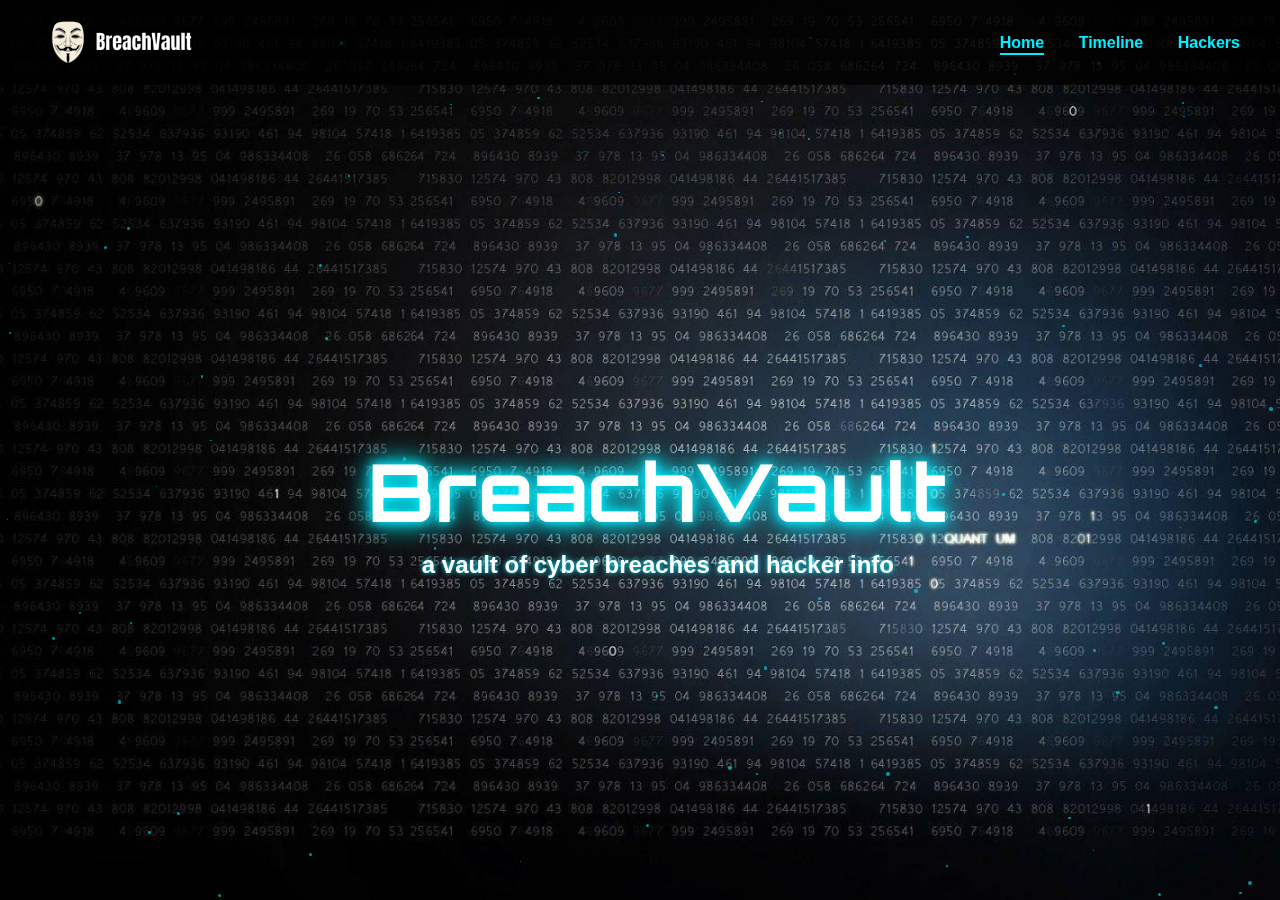
<file: index.html>
<!DOCTYPE html>
<html lang="en">
<head>
  <meta charset="UTF-8">
  <meta name="viewport" content="width=device-width, initial-scale=1.0">
  <title>BreachVault | Home</title>
  <link href="https://fonts.googleapis.com/css2?family=Orbitron:wght@500;700&family=Rajdhani:wght@400;600&display=swap" rel="stylesheet">
  <link rel="stylesheet" href="style.css">
</head>
<body>
  <header>
    <img src="logo.png" alt="BreachVault Logo">
    <nav>
      <a href="index.html" class="active">Home</a>
      <a href="timeline.html">Timeline</a>
      <a href="hackers.html">Hackers</a>
    </nav>
  </header>
  <div class="particles"></div>
  <main>
    <h1>BreachVault</h1>
    <h2>a vault of cyber breaches and hacker info</h2>
  </main>
  <script>
 
    const particlesContainer = document.querySelector('.particles');
    for(let i = 0; i < 80; i++){
      const p = document.createElement('div');
      p.classList.add('particle');
      p.style.left = Math.random() * 100 + 'vw';
      p.style.top = Math.random() * 100 + 'vh';
      p.style.animationDuration = 5 + Math.random() * 10 + 's';
      p.style.width = 1 + Math.random() * 3 + 'px';
      p.style.height = p.style.width;
      particlesContainer.appendChild(p);
    }
  </script>
</body>
</html>
</file>
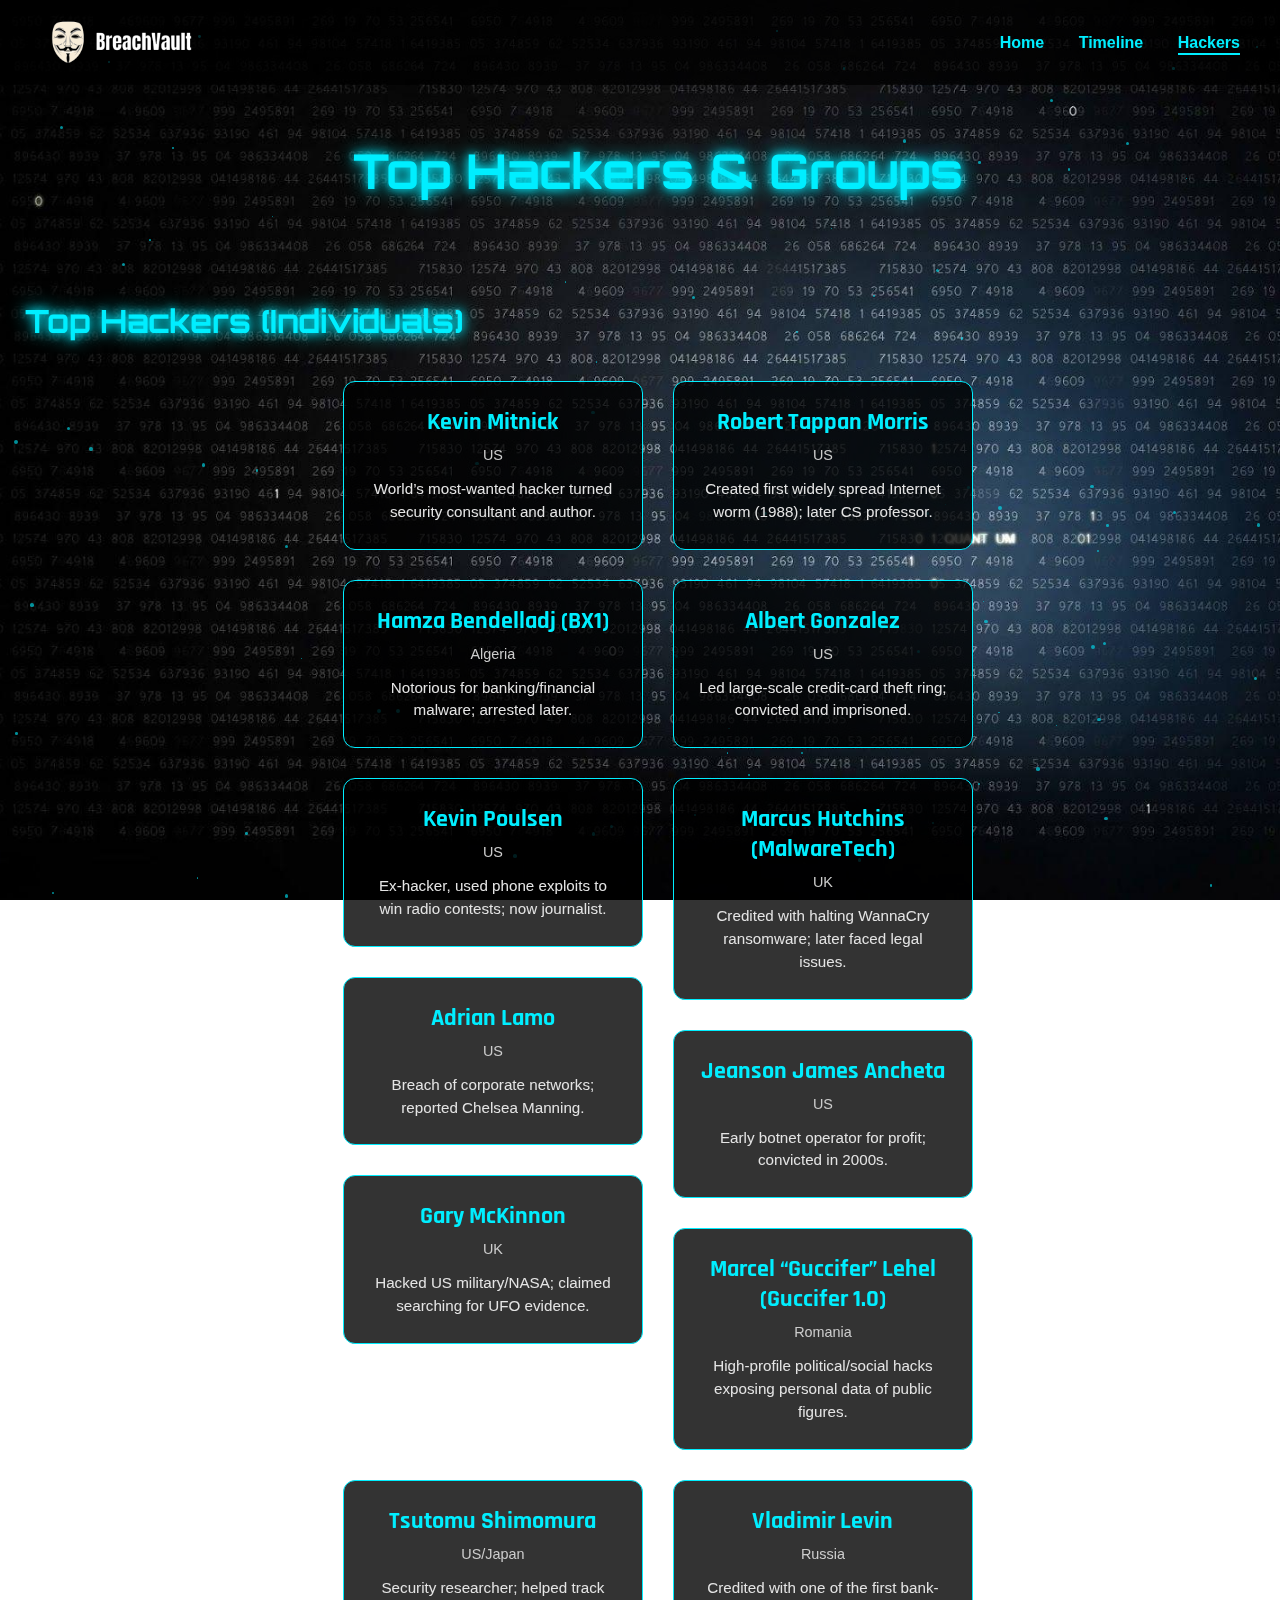
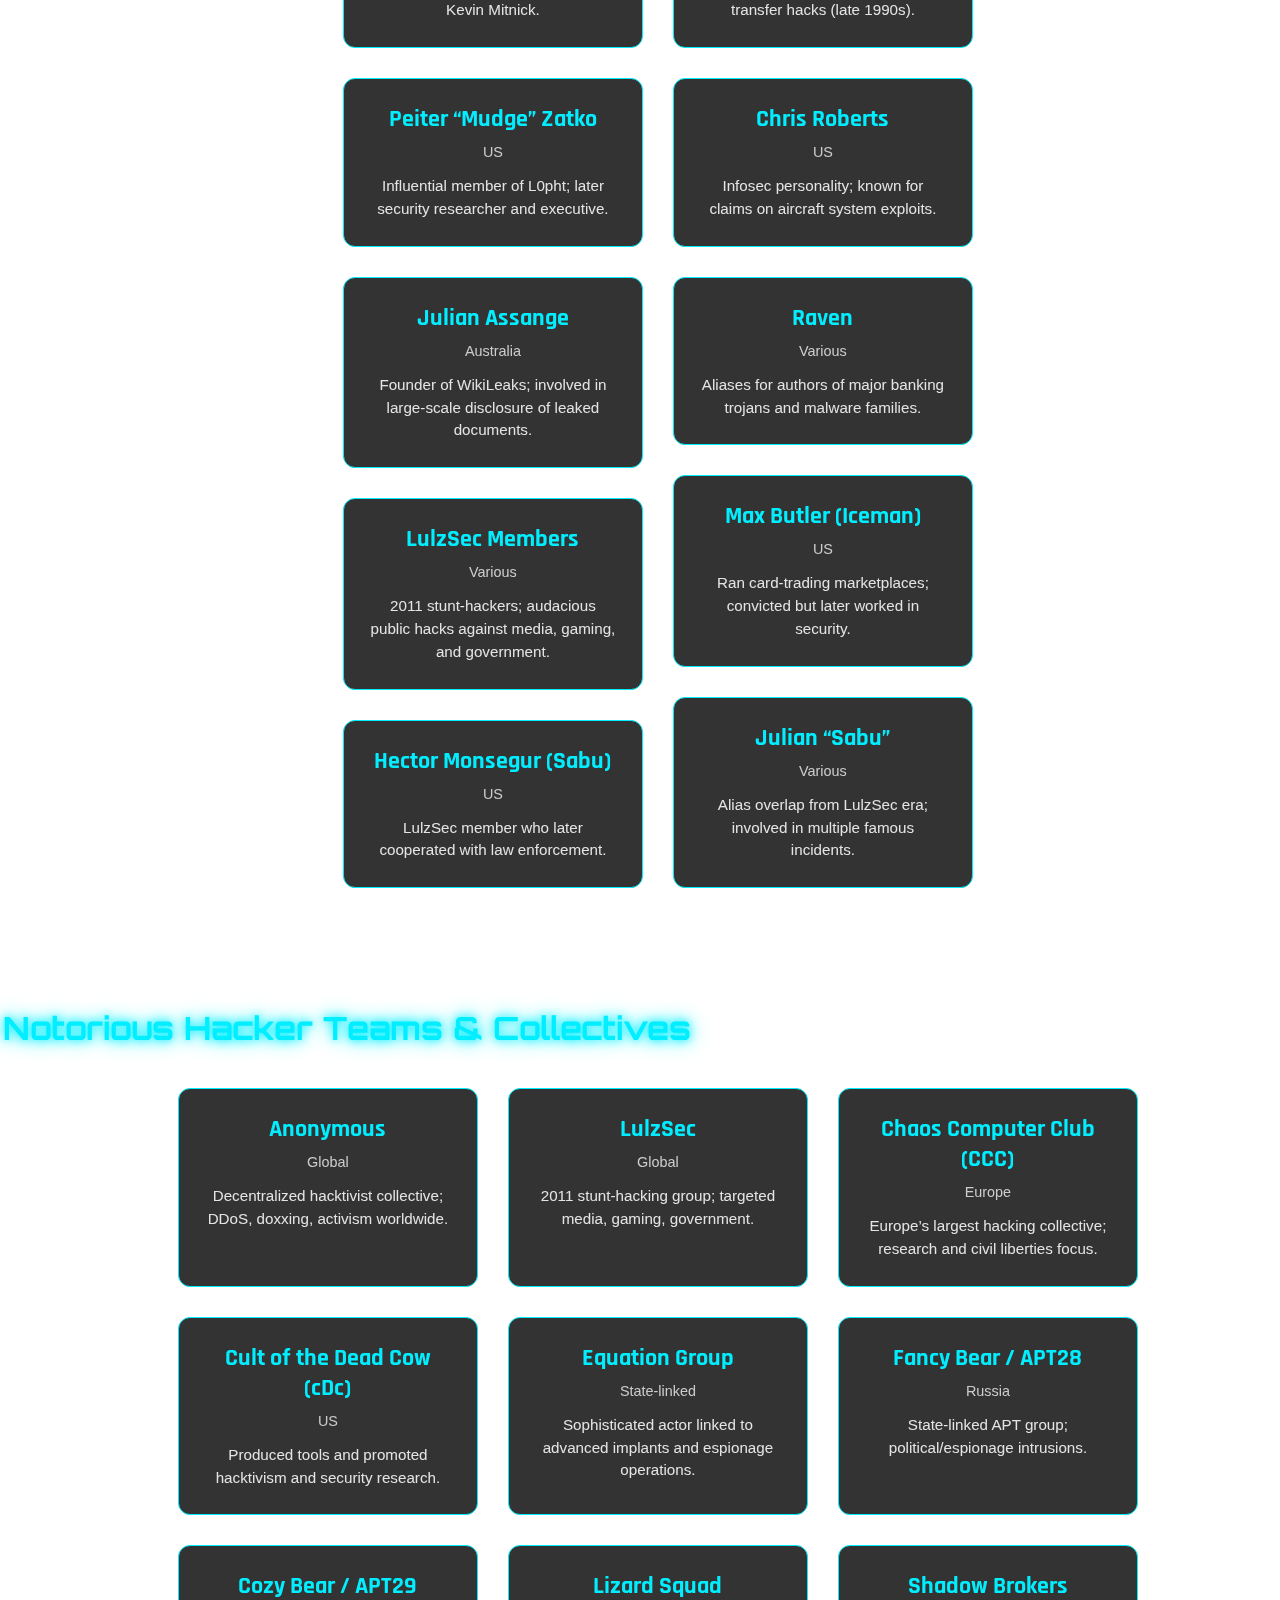
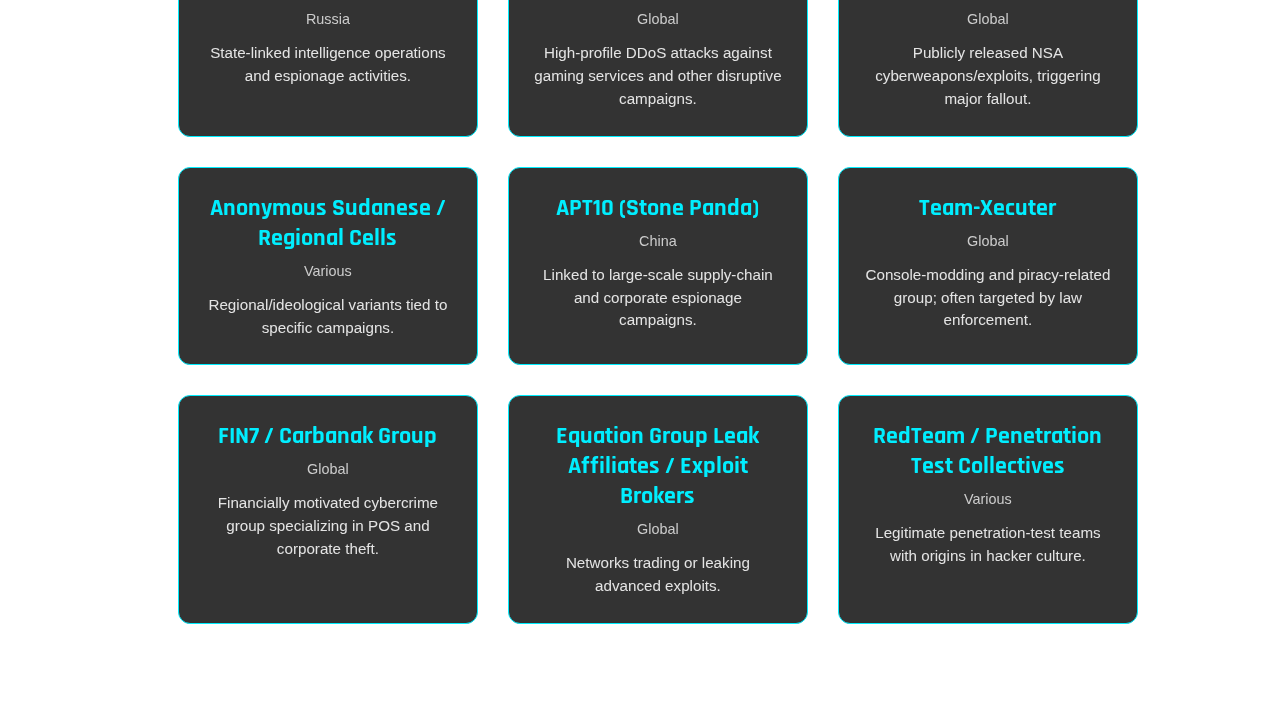
<file: hackers.html>
<!DOCTYPE html>
<html lang="en">
<head>
  <meta charset="UTF-8">
  <meta name="viewport" content="width=device-width, initial-scale=1.0">
  <title>BreachVault | Hackers</title>
  <link href="https://fonts.googleapis.com/css2?family=Orbitron:wght@500;700&family=Rajdhani:wght@400;600&display=swap" rel="stylesheet">
  <link rel="stylesheet" href="style.css">
  
</head>
<body>
  <header>
    <img src="logo.png" alt="BreachVault Logo">
    <nav>
      <a href="index.html">Home</a>
      <a href="timeline.html">Timeline</a>
      <a href="hackers.html" class="active">Hackers</a>
    </nav>
  </header>
  <div class="particles"></div>
  <main>
    <h1 class="page-title">Top Hackers & Groups</h1>

   <section>
  <h2>Top Hackers (Individuals)</h2>
  <div class="grid">
    <div class="right">
        
        <div class="right-right">
            <div class="card"><h3>Kevin Mitnick</h3><span>US</span><p>World’s most-wanted hacker turned security consultant and author.</p></div>
    <div class="card"><h3>Hamza Bendelladj (BX1)</h3><span>Algeria</span><p>Notorious for banking/financial malware; arrested later.</p></div>
    <div class="card"><h3>Kevin Poulsen</h3><span>US</span><p>Ex-hacker, used phone exploits to win radio contests; now journalist.</p></div>
    <div class="card"><h3>Adrian Lamo</h3><span>US</span><p>Breach of corporate networks; reported Chelsea Manning.</p></div>
    <div class="card"><h3>Gary McKinnon</h3><span>UK</span><p>Hacked US military/NASA; claimed searching for UFO evidence.</p></div>
        </div>


    <div class="right-left">
        
        
        <div class="card"><h3>Robert Tappan Morris</h3><span>US</span><p>Created first widely spread Internet worm (1988); later CS professor.</p></div>
    <div class="card"><h3>Albert Gonzalez</h3><span>US</span><p>Led large-scale credit-card theft ring; convicted and imprisoned.</p></div>
    <div class="card"><h3>Marcus Hutchins (MalwareTech)</h3><span>UK</span><p>Credited with halting WannaCry ransomware; later faced legal issues.</p></div>
    <div class="card"><h3>Jeanson James Ancheta</h3><span>US</span><p>Early botnet operator for profit; convicted in 2000s.</p></div>
    <div class="card"><h3>Marcel “Guccifer” Lehel (Guccifer 1.0)</h3><span>Romania</span><p>High-profile political/social hacks exposing personal data of public figures.</p></div></div>
</div>
    <div class="left">
        
        <div class="left-right">
            <div class="card"><h3>Tsutomu Shimomura</h3><span>US/Japan</span><p>Security researcher; helped track Kevin Mitnick.</p></div>
    <div class="card"><h3>Peiter “Mudge” Zatko</h3><span>US</span><p>Influential member of L0pht; later security researcher and executive.</p></div>
    <div class="card"><h3>Julian Assange</h3><span>Australia</span><p>Founder of WikiLeaks; involved in large-scale disclosure of leaked documents.</p></div>
    <div class="card"><h3>LulzSec Members</h3><span>Various</span><p>2011 stunt-hackers; audacious public hacks against media, gaming, and government.</p></div>
    <div class="card"><h3>Hector Monsegur (Sabu)</h3><span>US</span><p>LulzSec member who later cooperated with law enforcement.</p></div>
        </div>
    

        <div class="left-left">
            <div class="card"><h3>Vladimir Levin</h3><span>Russia</span><p>Credited with one of the first bank-transfer hacks (late 1990s).</p></div>
    <div class="card"><h3>Chris Roberts</h3><span>US</span><p>Infosec personality; known for claims on aircraft system exploits.</p></div>
    <div class="card"><h3>Raven</h3><span>Various</span><p>Aliases for authors of major banking trojans and malware families.</p></div>
    <div class="card"><h3>Max Butler (Iceman)</h3><span>US</span><p>Ran card-trading marketplaces; convicted but later worked in security.</p></div>
    <div class="card"><h3>Julian “Sabu”</h3><span>Various</span><p>Alias overlap from LulzSec era; involved in multiple famous incidents.</p></div>
        </div>

    </div>
  </div>
</section>

<section>
  <h2 class="sh2">Notorious Hacker Teams & Collectives</h2>
  <div class="grid">
    <div class="card"><h3>Anonymous</h3><span>Global</span><p>Decentralized hacktivist collective; DDoS, doxxing, activism worldwide.</p></div>
    <div class="card"><h3>LulzSec</h3><span>Global</span><p>2011 stunt-hacking group; targeted media, gaming, government.</p></div>
    <div class="card"><h3>Chaos Computer Club (CCC)</h3><span>Europe</span><p>Europe’s largest hacking collective; research and civil liberties focus.</p></div>
    <div class="card"><h3>Cult of the Dead Cow (cDc)</h3><span>US</span><p>Produced tools and promoted hacktivism and security research.</p></div>
    <div class="card"><h3>Equation Group</h3><span>State-linked</span><p>Sophisticated actor linked to advanced implants and espionage operations.</p></div>
    <div class="card"><h3>Fancy Bear / APT28</h3><span>Russia</span><p>State-linked APT group; political/espionage intrusions.</p></div>
    <div class="card"><h3>Cozy Bear / APT29</h3><span>Russia</span><p>State-linked intelligence operations and espionage activities.</p></div>
    <div class="card"><h3>Lizard Squad</h3><span>Global</span><p>High-profile DDoS attacks against gaming services and other disruptive campaigns.</p></div>
    <div class="card"><h3>Shadow Brokers</h3><span>Global</span><p>Publicly released NSA cyberweapons/exploits, triggering major fallout.</p></div>
    <div class="card"><h3>Anonymous Sudanese / Regional Cells</h3><span>Various</span><p>Regional/ideological variants tied to specific campaigns.</p></div>
    <div class="card"><h3>APT10 (Stone Panda)</h3><span>China</span><p>Linked to large-scale supply-chain and corporate espionage campaigns.</p></div>
    <div class="card"><h3>Team-Xecuter</h3><span>Global</span><p>Console-modding and piracy-related group; often targeted by law enforcement.</p></div>
    <div class="card"><h3>FIN7 / Carbanak Group</h3><span>Global</span><p>Financially motivated cybercrime group specializing in POS and corporate theft.</p></div>
    <div class="card"><h3>Equation Group Leak Affiliates / Exploit Brokers</h3><span>Global</span><p>Networks trading or leaking advanced exploits.</p></div>
    <div class="card"><h3>RedTeam / Penetration Test Collectives</h3><span>Various</span><p>Legitimate penetration-test teams with origins in hacker culture.</p></div>
  </div>
</section>

  </main>

  <script>
    const particlesContainer = document.querySelector('.particles');
    for(let i=0;i<80;i++){
      const p=document.createElement('div');
      p.classList.add('particle');
      p.style.left=Math.random()*100+'vw';
      p.style.top=Math.random()*100+'vh';
      p.style.animationDuration=5+Math.random()*10+'s';
      p.style.width=1+Math.random()*3+'px';
      p.style.height=p.style.width;
      particlesContainer.appendChild(p);
    }
  </script>
</body>
</html>
</file>
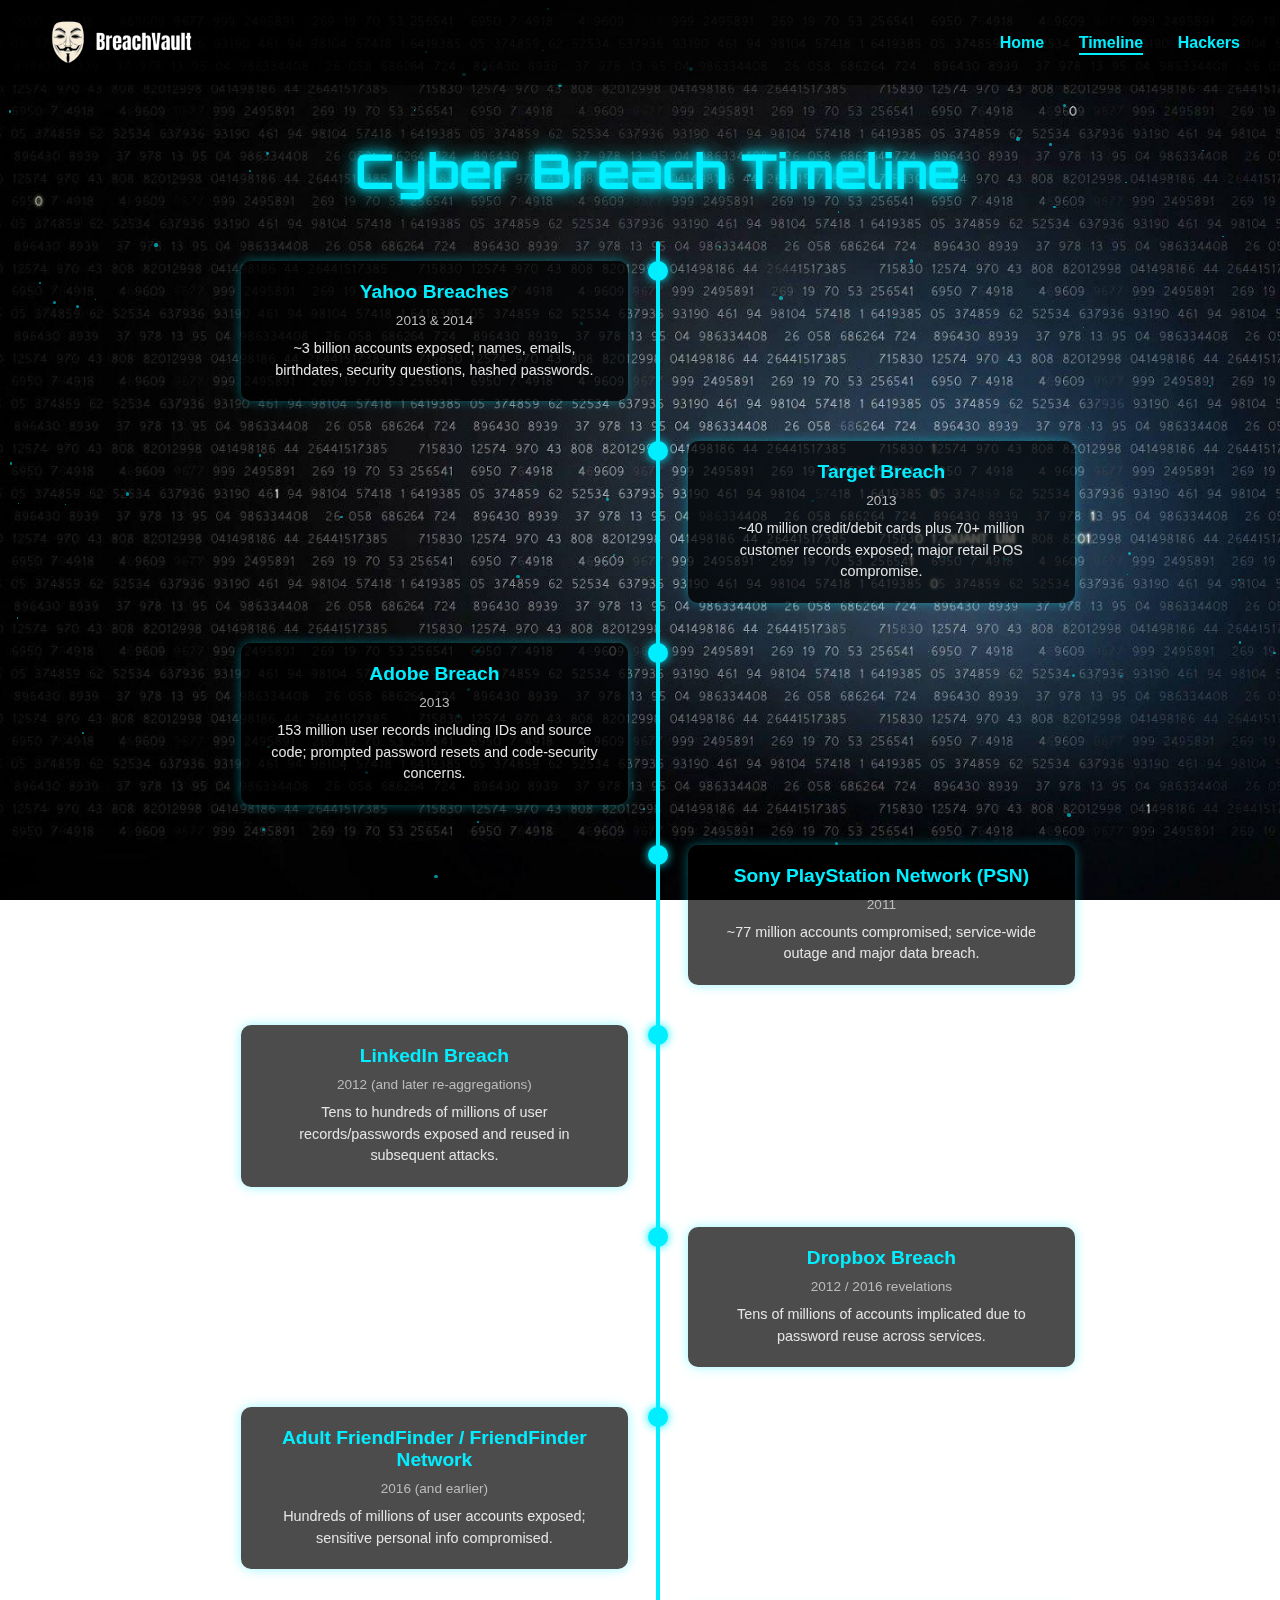
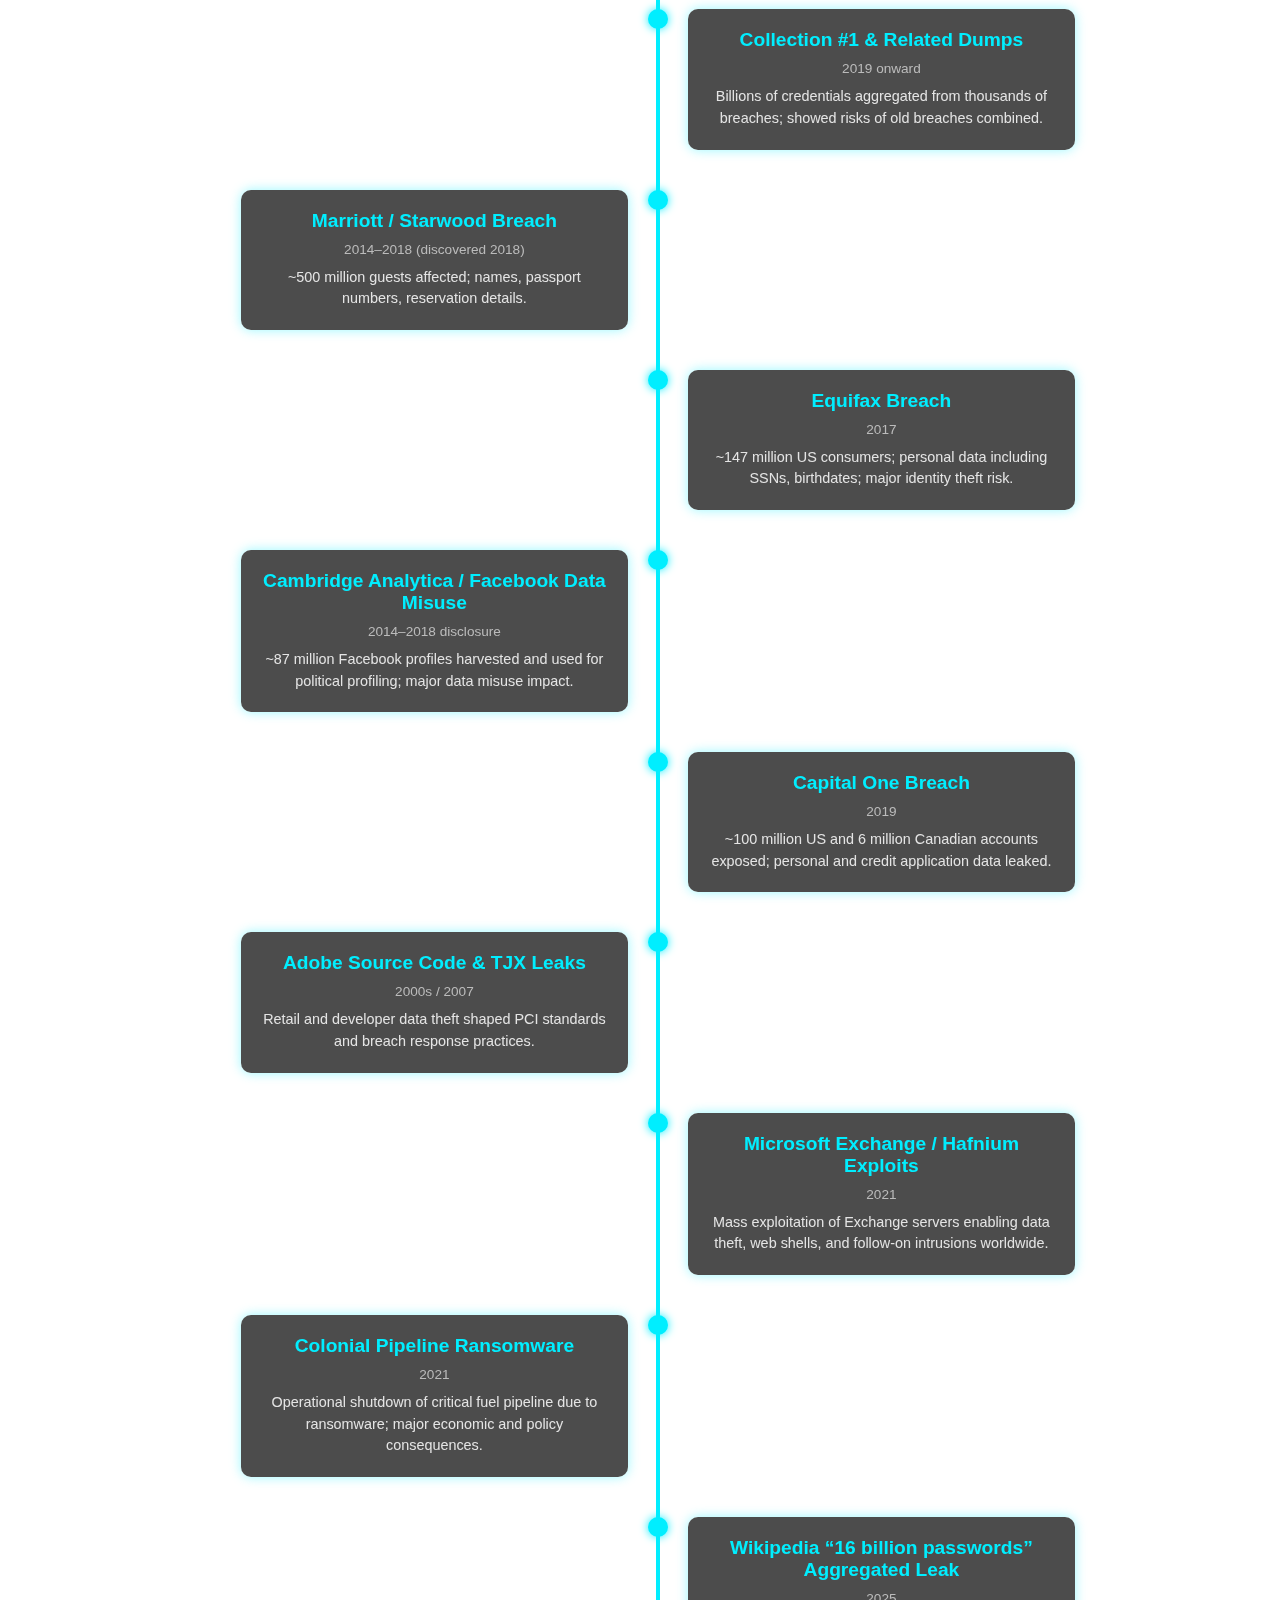
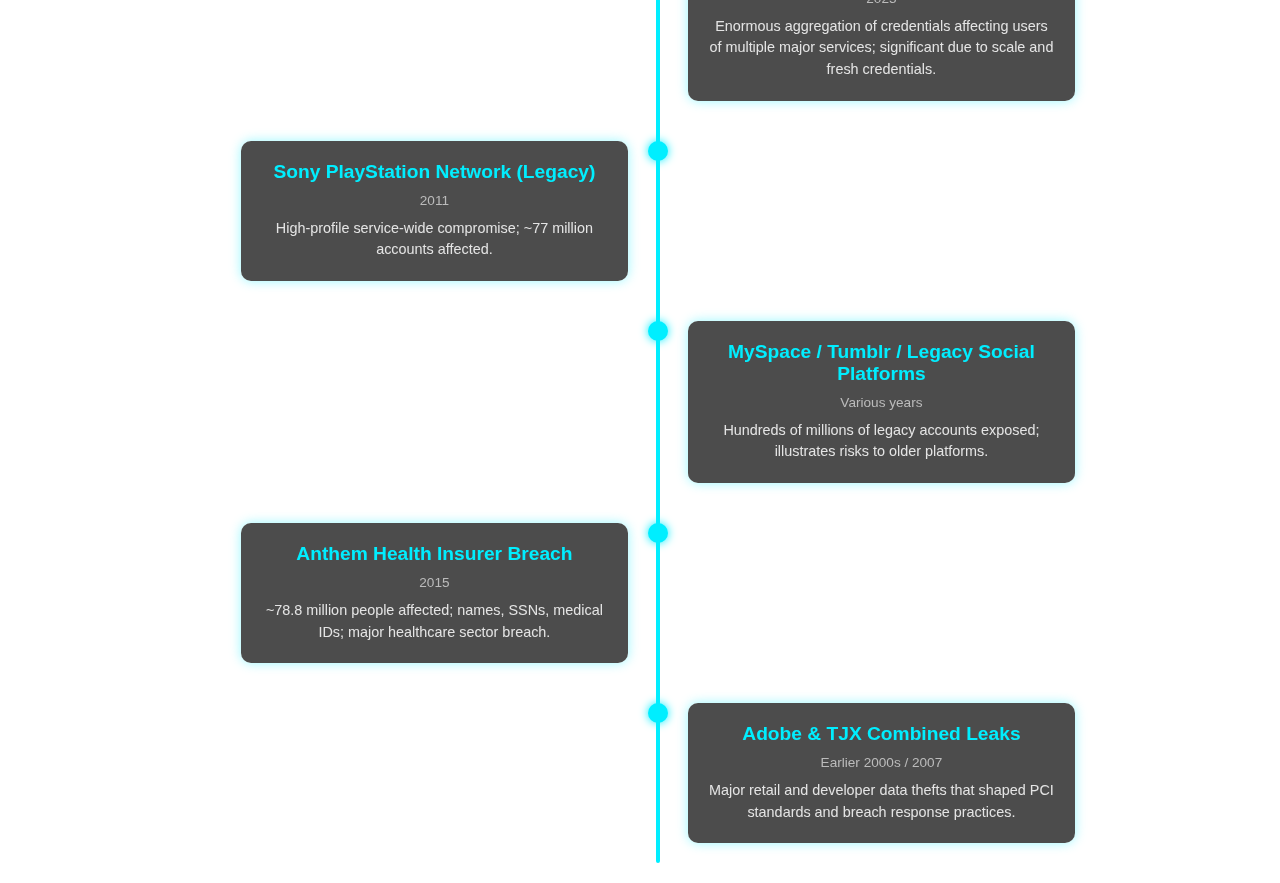
<file: timeline.html>
<!DOCTYPE html>
<html lang="en">
<head>
  <meta charset="UTF-8">
  <meta name="viewport" content="width=device-width, initial-scale=1.0">
  <title>BreachVault | Timeline</title>
  <link href="https://fonts.googleapis.com/css2?family=Orbitron:wght@500;700&family=Rajdhani:wght@400;600&display=swap" rel="stylesheet">
    <link rel="icon" type="image/webp" href="fav.webp">
  <link rel="stylesheet" href="style.css">

</head>
<body>
  <header>
    <img src="logo.png" alt="BreachVault Logo">
    <nav>
      <a href="index.html">Home</a>
      <a href="timeline.html" class="active">Timeline</a>
      <a href="hackers.html">Hackers</a>
    </nav>
  </header>
  <div class="particles"></div>
  <main>
    <h1 class="page-title">Cyber Breach Timeline</h1>
    <div class="timeline">

      <div class="timeline-item left">
  <div class="timeline-content">
    <h3>Yahoo Breaches</h3>
    <span>2013 & 2014</span>
    <p>~3 billion accounts exposed; names, emails, birthdates, security questions, hashed passwords.</p>
  </div>
</div>

<div class="timeline-item right">
  <div class="timeline-content">
    <h3>Target Breach</h3>
    <span>2013</span>
    <p>~40 million credit/debit cards plus 70+ million customer records exposed; major retail POS compromise.</p>
  </div>
</div>

<div class="timeline-item left">
  <div class="timeline-content">
    <h3>Adobe Breach</h3>
    <span>2013</span>
    <p>153 million user records including IDs and source code; prompted password resets and code-security concerns.</p>
  </div>
</div>

<div class="timeline-item right">
  <div class="timeline-content">
    <h3>Sony PlayStation Network (PSN)</h3>
    <span>2011</span>
    <p>~77 million accounts compromised; service-wide outage and major data breach.</p>
  </div>
</div>

<div class="timeline-item left">
  <div class="timeline-content">
    <h3>LinkedIn Breach</h3>
    <span>2012 (and later re-aggregations)</span>
    <p>Tens to hundreds of millions of user records/passwords exposed and reused in subsequent attacks.</p>
  </div>
</div>

<div class="timeline-item right">
  <div class="timeline-content">
    <h3>Dropbox Breach</h3>
    <span>2012 / 2016 revelations</span>
    <p>Tens of millions of accounts implicated due to password reuse across services.</p>
  </div>
</div>

<div class="timeline-item left">
  <div class="timeline-content">
    <h3>Adult FriendFinder / FriendFinder Network</h3>
    <span>2016 (and earlier)</span>
    <p>Hundreds of millions of user accounts exposed; sensitive personal info compromised.</p>
  </div>
</div>

<div class="timeline-item right">
  <div class="timeline-content">
    <h3>Collection #1 & Related Dumps</h3>
    <span>2019 onward</span>
    <p>Billions of credentials aggregated from thousands of breaches; showed risks of old breaches combined.</p>
  </div>
</div>

<div class="timeline-item left">
  <div class="timeline-content">
    <h3>Marriott / Starwood Breach</h3>
    <span>2014–2018 (discovered 2018)</span>
    <p>~500 million guests affected; names, passport numbers, reservation details.</p>
  </div>
</div>

<div class="timeline-item right">
  <div class="timeline-content">
    <h3>Equifax Breach</h3>
    <span>2017</span>
    <p>~147 million US consumers; personal data including SSNs, birthdates; major identity theft risk.</p>
  </div>
</div>

<div class="timeline-item left">
  <div class="timeline-content">
    <h3>Cambridge Analytica / Facebook Data Misuse</h3>
    <span>2014–2018 disclosure</span>
    <p>~87 million Facebook profiles harvested and used for political profiling; major data misuse impact.</p>
  </div>
</div>

<div class="timeline-item right">
  <div class="timeline-content">
    <h3>Capital One Breach</h3>
    <span>2019</span>
    <p>~100 million US and 6 million Canadian accounts exposed; personal and credit application data leaked.</p>
  </div>
</div>

<div class="timeline-item left">
  <div class="timeline-content">
    <h3>Adobe Source Code & TJX Leaks</h3>
    <span>2000s / 2007</span>
    <p>Retail and developer data theft shaped PCI standards and breach response practices.</p>
  </div>
</div>

<div class="timeline-item right">
  <div class="timeline-content">
    <h3>Microsoft Exchange / Hafnium Exploits</h3>
    <span>2021</span>
    <p>Mass exploitation of Exchange servers enabling data theft, web shells, and follow-on intrusions worldwide.</p>
  </div>
</div>

<div class="timeline-item left">
  <div class="timeline-content">
    <h3>Colonial Pipeline Ransomware</h3>
    <span>2021</span>
    <p>Operational shutdown of critical fuel pipeline due to ransomware; major economic and policy consequences.</p>
  </div>
</div>

<div class="timeline-item right">
  <div class="timeline-content">
    <h3>Wikipedia “16 billion passwords” Aggregated Leak</h3>
    <span>2025</span>
    <p>Enormous aggregation of credentials affecting users of multiple major services; significant due to scale and fresh credentials.</p>
  </div>
</div>

<div class="timeline-item left">
  <div class="timeline-content">
    <h3>Sony PlayStation Network (Legacy)</h3>
    <span>2011</span>
    <p>High-profile service-wide compromise; ~77 million accounts affected.</p>
  </div>
</div>

<div class="timeline-item right">
  <div class="timeline-content">
    <h3>MySpace / Tumblr / Legacy Social Platforms</h3>
    <span>Various years</span>
    <p>Hundreds of millions of legacy accounts exposed; illustrates risks to older platforms.</p>
  </div>
</div>

<div class="timeline-item left">
  <div class="timeline-content">
    <h3>Anthem Health Insurer Breach</h3>
    <span>2015</span>
    <p>~78.8 million people affected; names, SSNs, medical IDs; major healthcare sector breach.</p>
  </div>
</div>

<div class="timeline-item right">
  <div class="timeline-content">
    <h3>Adobe & TJX Combined Leaks</h3>
    <span>Earlier 2000s / 2007</span>
    <p>Major retail and developer data thefts that shaped PCI standards and breach response practices.</p>
  </div>
</div>


      
    </div>
  </main>
  <script>
    const particlesContainer = document.querySelector('.particles');
    for(let i=0;i<80;i++){
      const p=document.createElement('div');
      p.classList.add('particle');
      p.style.left=Math.random()*100+'vw';
      p.style.top=Math.random()*100+'vh';
      p.style.animationDuration=5+Math.random()*10+'s';
      p.style.width=1+Math.random()*3+'px';
      p.style.height=p.style.width;
      particlesContainer.appendChild(p);
    }
  </script>
</body>
</html>
</file>
<file: style.css>
* {
  margin: 0;
  padding: 0;
  box-sizing: border-box;
  font-family: "Segoe UI", Tahoma, sans-serif;

}

body {
  background: url('bg.jpg');
  background-size: cover;
  color: #e4e4e4;
  min-height: 100vh;
  display: flex;
  flex-direction: column;
}

header img {
  height: 45px;
  width: auto;
}



header {
  display: flex;
  justify-content: space-between;
  align-items: center;
  padding: 20px 40px;
  background: rgba(0, 0, 0, 0.7);
  position: fixed;
  width: 100%;
  top: 0;
  left: 0;
  z-index: 10;
}



nav a {
  margin-left: 30px;
  text-decoration: none;
  font-weight: 600;
  color: #0ef;
  position: relative;
  transition: 0.3s;
}

nav a::after {
  content: '';
  position: absolute;
  width: 0%;
  height: 2px;
  bottom: -4px;
  left: 0;
  background-color: #0ef;
  transition: width 0.3s;
}

nav a:hover::after,
nav a.active::after {
  width: 100%;
}

main {
  height: 100vh;
  display: flex;
  flex-direction: column;
  justify-content: center;
  align-items: center;
  text-align: center;
  padding: 0 20px;
  position: relative;
  z-index: 1;

}

main h1 {
  font-family: 'Orbitron', sans-serif;
  font-size: 3rem;
  font-weight: 700;
  color: #0ef;
  text-shadow: 0 0 10px #0ef, 0 0 20px #0ef, 0 0 30px #0ef;
  animation: glow 2s infinite alternate;
  position: relative;
  right: 40%;
}

main h2 {
  font-size: 1.5rem;
  color: #fff;
  margin-top: 10px;
  text-shadow: 0 0 5px #0ef;
  position: relative;
  right: 40%;
}

@keyframes glow {
  0% {
    text-shadow: 0 0 5px #0ef, 0 0 10px #0ef;
  }

  50% {
    text-shadow: 0 0 10px #0ef, 0 0 25px #0ef;
  }

  100% {
    text-shadow: 0 0 20px #0ef, 0 0 40px #0ef;
  }
}

.particles {
  position: fixed;
  width: 100%;
  height: 100%;
  top: 0;
  left: 0;
  z-index: 0;
  overflow: hidden;
}

.particle {
  position: absolute;
  width: 2px;
  height: 2px;
  background: #0ef;
  opacity: 0.6;
  border-radius: 50%;
  animation: moveParticle linear infinite;
}

@keyframes moveParticle {
  0% {
    transform: translateY(0) translateX(0);
    opacity: 0.5;
  }

  100% {
    transform: translateY(-100vh) translateX(50px);
    opacity: 0;
  }
}




main {
  flex: 1;
  align-items: center;
  justify-content: center;
  position: absolute;
  left: 35%;
}

main h1 {
  font-size: 5rem;
  text-align: center;
  font-weight: bold;
  color: #fff;
}

main span {
  display: block;
  text-align: center;
  font-size: 2rem;
  margin-top: 10px;
  color: #ffffff;
}














body {
  background: url('bg.jpg') no-repeat center center fixed;
  background-size: cover;
  color: #e4e4e4;
  font-family: 'Rajdhani', sans-serif;
  min-height: 100vh;
  display: flex;
  flex-direction: column;
  overflow-x: hidden;
}

header {
  display: flex;
  justify-content: space-between;
  align-items: center;
  padding: 20px 40px;
  background: rgba(0, 0, 0, 0.7);
  position: fixed;
  width: 100%;
  top: 0;
  left: 0;
  z-index: 10;
}

header img {
  height: 45px;
  width: auto;
}

nav a {
  margin-left: 30px;
  text-decoration: none;
  font-weight: 600;
  color: #0ef;
  position: relative;
  transition: 0.3s;
}

nav a::after {
  content: '';
  position: absolute;
  width: 0%;
  height: 2px;
  bottom: -4px;
  left: 0;
  background-color: #0ef;
  transition: width 0.3s;
}

nav a:hover::after,
nav a.active::after {
  width: 100%;
}

.particles {
  position: fixed;
  width: 100%;
  height: 100%;
  top: 0;
  left: 0;
  z-index: 0;
  overflow: hidden;
}

main {
  flex: 1;
  margin-top: 120px;
  padding: 20px 8%;
  position: relative;
  z-index: 1;
}

h1.page-title {
  font-family: 'Orbitron', sans-serif;
  text-align: center;
  font-size: 3rem;
  color: #0ef;
  text-shadow: 0 0 10px #0ef, 0 0 20px #0ef;
  margin-bottom: 50px;
  animation: glow 2s infinite alternate;
  position: relative;
  right: 40%;
}

.timeline {
  position: relative;
  right: 40%;
  max-width: 900px;
  margin: auto;
  /* padding-left: 20px; */
}

.timeline::after {
  content: '';
  position: absolute;
  width: 4px;
  background: #0ef;
  top: 0;
  bottom: 0;
  left: 50%;
  margin-left: -2px;
  border-radius: 2px;
}

.timeline-item {
  padding: 20px 30px;
  position: relative;
  width: 50%;
}

.timeline-item.left {
  left: 0;
}

.timeline-item.right {
  left: 50%;
}

.timeline-item::after {
  content: '';
  position: absolute;
  width: 20px;
  height: 20px;
  right: -10px;
  background: #0ef;
  border-radius: 50%;
  top: 20px;
  box-shadow: 0 0 10px #0ef;
}

.timeline-item.right::after {
  left: -10px;
}

.timeline-content {
  padding: 20px;
  background: rgba(0, 0, 0, 0.7);
  position: relative;
  border-radius: 10px;
  box-shadow: 0 0 12px rgba(0, 238, 255, 0.4);
  transition: transform 0.4s, box-shadow 0.4s;
}

.timeline-item:hover .timeline-content {
  transform: translateY(-6px);
  box-shadow: 0 0 20px rgba(0, 238, 255, 0.7);
}

.timeline-content h3 {
  color: #0ef;
  margin-bottom: 5px;
  font-size: 1.2rem;
}

.timeline-content span {
  display: block;
  color: #bbb;
  font-size: 0.85rem;
  margin-bottom: 10px;
}

.timeline-content p {
  font-size: 0.9rem;
  line-height: 1.5;
}

@media screen and (max-width: 768px) {
  .timeline::after {
    left: 20px;
  }

  .timeline-item {
    width: 100%;
    padding-left: 50px;
    margin-bottom: 30px;
  }

  .timeline-item.right {
    left: 0;
  }

  .timeline-item::after {
    left: 10px;
  }
}






















body {
  background: url('bg.jpg') no-repeat center center fixed;
  background-size: cover;
  color: #e4e4e4;
  font-family: 'Rajdhani', sans-serif;
  min-height: 100vh;
  display: flex;
  flex-direction: column;
  overflow-x: hidden;
}

header {
  display: flex;
  justify-content: space-between;
  align-items: center;
  padding: 20px 40px;
  background: rgba(0, 0, 0, 0.7);
  position: fixed;
  width: 100%;
  top: 0;
  z-index: 10;
}

header img {
  height: 45px;
  width: auto;
}

nav a {
  margin-left: 30px;
  text-decoration: none;
  font-weight: 600;
  color: #0ef;
  position: relative;
  transition: 0.3s;
}

nav a::after {
  content: '';
  position: absolute;
  width: 0%;
  height: 2px;
  bottom: -4px;
  left: 0;
  background-color: #0ef;
  transition: width 0.3s;
}

nav a:hover::after,
nav a.active::after {
  width: 100%;
}

.particles {
  position: fixed;
  width: 100%;
  height: 100%;
  top: 0;
  left: 0;
  z-index: 0;
  overflow: hidden;
}

main {
  flex: 1;
  margin-top: 120px;
  padding: 20px 8%;
  position: relative;
  z-index: 1;
}

h1.page-title {
  text-align: center;
  font-family: 'Orbitron', sans-serif;
  font-size: 3rem;
  color: #0ef;
  text-shadow: 0 0 10px #0ef, 0 0 20px #0ef;
  margin-bottom: 40px;
  position: relative;
  right: 40%;
}

section {
  padding: 60px 20px;
  color: #e4e4e4;
  position: relative;
  right: 40%;
  text-align: center;
}

section h2 {
  text-align: center;
  font-family: 'Orbitron', sans-serif;
  font-size: 2rem;
  margin: 0 auto 40px auto;
  color: #0ef;
  text-shadow: 0 0 10px #0ef, 0 0 20px #0ef;
  align-items: center;
  width: fit-content;
}

.sh2 {
  position: relative;
  right: 30%;
}





.grid {
  display: flex;
  flex-wrap: wrap;
  justify-content: center;
  gap: 30px;
}

.grid .right,
.grid .left {
  display: flex;
  justify-content: center;
  gap: 30px;
}

.grid .right .right-right,
.grid .right .right-left,
.grid .left .left-right,
.grid .left .left-left {
  display: flex;
  flex-direction: column;
  gap: 30px;
}

.card {
  background: rgba(0, 0, 0, 0.8);
  border: 1px solid #0ef;
  border-radius: 12px;
  padding: 25px;
  width: 300px;
  transition: transform 0.3s, box-shadow 0.3s;
  position: relative;
}

.card h3 {
  font-family: 'Rajdhani', sans-serif;
  font-size: 1.5rem;
  margin-bottom: 10px;
  color: #0ef;
}

.card span {
  font-size: 0.9rem;
  font-weight: 500;
  color: #ccc;
  margin-bottom: 15px;
  display: block;
}

.card p {
  font-size: 0.95rem;
  line-height: 1.5;
  color: #e4e4e4;
}

.card::before {
  content: '';
  position: absolute;
  top: 0;
  left: 0;
  width: 100%;
  height: 100%;
  border-radius: 12px;
}

.card:hover {
  transform: translateY(-10px);
  box-shadow: 0 0 30px #0ef, 0 0 60px #0ef;
}

.card:hover::before {
  opacity: 0.2;
}

@media (max-width: 1000px) {
  .grid {
    flex-direction: column;
    align-items: center;
  }

  .grid .right,
  .grid .left {
    flex-direction: column;
  }
}
</file>
